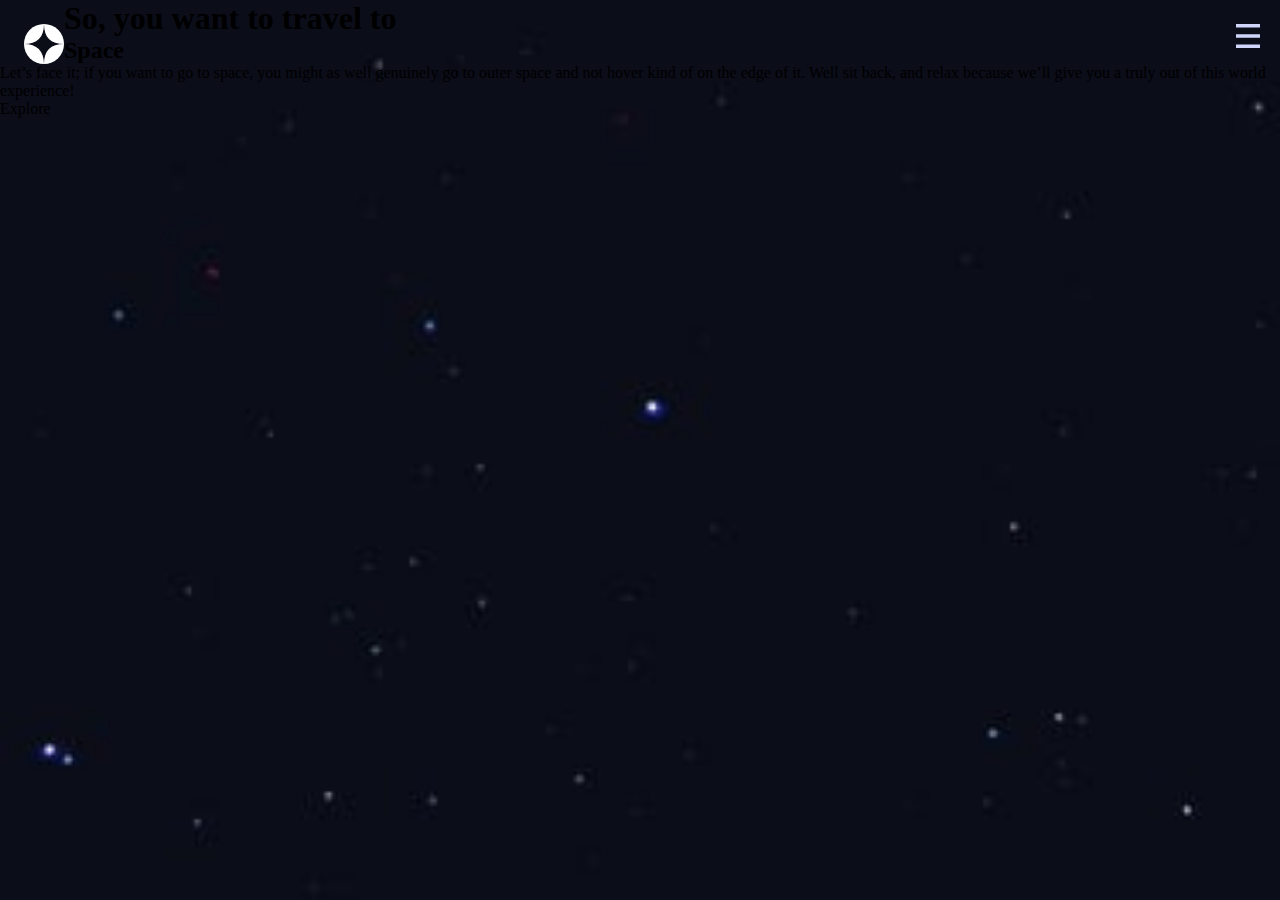
<file: index.html>
<!DOCTYPE html>
<html lang="en">
<head>
    <meta charset="UTF-8">
    <meta http-equiv="X-UA-Compatible" content="IE=edge">
    <meta name="viewport" content="width=device-width, initial-scale=1.0">
    <title>Document</title>
    <link rel="stylesheet" href="styles.css">
</head>
<body>
    <header class="header">
        <img class="logo" src="./assets/shared/logo.svg" alt="" id="logo">
        <div class="sidnav">
            <img class="menu"src="./assets/shared/icon-hamburger.svg" alt="" id="menu">
            <nav class="navbar" id="navbar">
                <ul>
                    <li>00 Home</li>
                    <li>01 Destination</li>
                    <li>02 Crew</li>
                    <li>03 Technology</li>
                </ul>
            </nav>
        </div>
    </header>
    <main>
        <h1> So, you want to travel to</h1>
        <h2>Space</h2>
        <p>
            Let’s face it; if you want to go to space, you might as well genuinely go to 
            outer space and not hover kind of on the edge of it. Well sit back, and relax 
            because we’ll give you a truly out of this world experience!
        </p>
        <section>
            <div>
                <span>Explore</span>
            </div>
        </section>
    </main>
    
    <script src="index.js"></script>
</body>
</html>
</file>
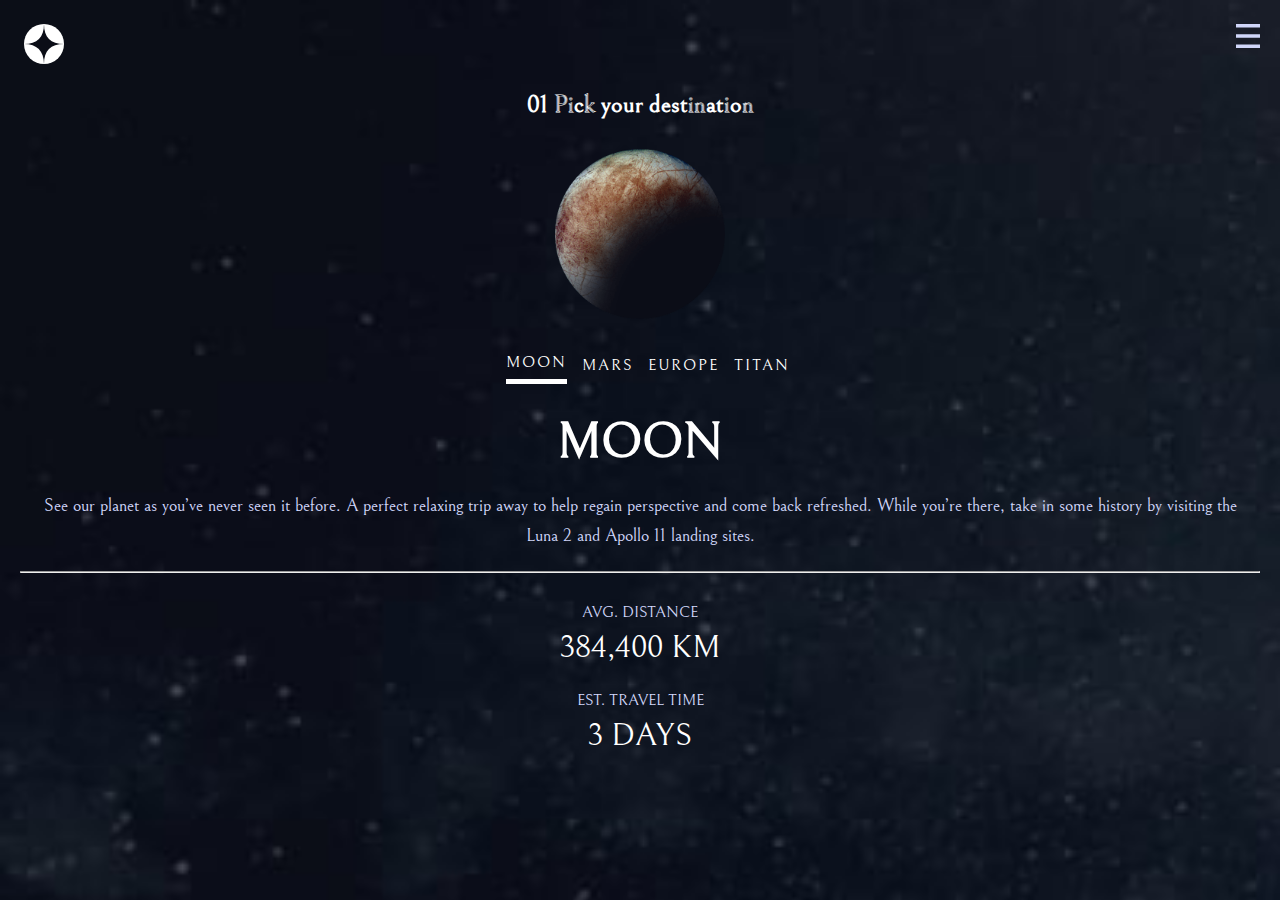
<file: destination.html>
<!DOCTYPE html>
<html lang="en">
<head>
    <meta charset="UTF-8">
    <meta http-equiv="X-UA-Compatible" content="IE=edge">
    <meta name="viewport" content="width=device-width, initial-scale=1.0">
    <title>Document</title>
    <link rel="stylesheet" href="destination.css">
</head>
<body>
    <header class="header">
        <img class="logo" src="./assets/shared/logo.svg" alt="" id="logo">
        <div class="sidnav">
            <img class="menu"src="./assets/shared/icon-hamburger.svg" alt="" id="menu">
            <nav class="navbar" id="navbar">
                <ul>
                    <li>00 Home</li>
                    <li>01 Destination</li>
                    <li>02 Crew</li>
                    <li>03 Technology</li>
                </ul>
            </nav>
        </div>
    </header>
    <main>
        <h1 class="title">01 Pick your destination</h1>
        <figure>
            <img class="destination-image" src="./assets/destination/image-europa.png" alt="">
        </figure>
        <section class="section-destinations-link" >
            <a class="destination-item active" href="#">Moon</a>
            <a class="destination-item" href="#">Mars</a>
            <a class="destination-item" href="#">Europe</a>
            <a class="destination-item" href="#">titan</a>
        </section>
        <section class="destination">
            <h1 class="destination-title">Moon</h1>
            <p class="destination-description">
                See our planet as you’ve never seen it before. A perfect relaxing trip away to help 
                regain perspective and come back refreshed. While you’re there, take in some history 
                by visiting the Luna 2 and Apollo 11 landing sites.
            </p>
        </section>
        <hr>
        <section class="section-distance">
            <h1>Avg. distance</h1>
            <p>384,400 km</p>
            <h2>Est. travel time</h2>
            <p>3 days</p>
        </section>
    </main>
    
    <script src="index.js"></script>
</body>
</html>
</file>
<file: styles.css>
*, ::after, ::before {
    box-sizing: border-box;
    margin: 0;
    padding: 0;
}

body{
    height: 100vh;
    background-image: url("./assets/home/background-home-mobile.jpg");
    background-repeat: no-repeat;
    background-size: cover;
}

.header{
   padding-left: 24px;
}

.logo{
    float: left;
    width: 40px;
    height: 40px;
    margin-top: 24px;
}

.sidnav{
    float: right;
    display: flex;
    flex-direction: column;
}

.menu{
    height: 24px;
    width: 24px;
    margin-top: 24px;
    margin-right: 20px;
    z-index: 1;
}

.navbar{
    position: fixed;
    width: 254px;
    height: 100vh;
    color: #fff;
    backdrop-filter: blur(30px);
    right: -255px;
    transition: right 0.5s ease-in-out;
}

.navbar ul{
    list-style: none;
    padding-top: 100px;
    padding-left: 25px;
}

.navbar ul li{
    text-transform: uppercase;
    font-size: 17px;
    padding: 10px;
}

.navbar.active{
    position: fixed;
    width: 254px;
    height: 100vh;
    color: #fff;
    backdrop-filter: blur(30px);
    right: 0px;
}
</file>
<file: destination.css>
@import url('https://fonts.googleapis.com/css2?family=Bellefair&display=swap');
*, ::after, ::before {
    box-sizing: border-box;
    margin: 0;
    padding: 0;
}

body{
    height: 100vh;
    background-image: url("./assets/destination/background-destination-mobile.jpg");
    background-repeat: no-repeat;
    background-size: cover;
    font-family: 'Bellefair', serif;
}
a{
    text-decoration: none;
}
.header{
   padding-left: 24px;
}

.logo{
    float: left;
    width: 40px;
    height: 40px;
    margin-top: 24px;
}

.sidnav{
    float: right;
    display: flex;
    flex-direction: column;
}

.menu{
    height: 24px;
    width: 24px;
    margin-top: 24px;
    margin-right: 20px;
    z-index: 9;
}

.navbar{
    position: fixed;
    width: 254px;
    height: 100vh;
    color: #fff;
    backdrop-filter: blur(30px);
    right: -255px;
    transition: right 0.5s ease-in-out;
}

.navbar ul{
    list-style: none;
    padding-top: 100px;
    padding-left: 25px;
    backdrop-filter: blur(30px);
}

.navbar ul li{
    text-transform: uppercase;
    font-size: 17px;
    padding: 10px;
    backdrop-filter: blur(30px);
}

.navbar.active{
    position: fixed;
    width: 254px;
    height: 100vh;
    color: #fff;
    backdrop-filter: blur(30px);
    right: 0px;
    z-index: 1;
}
/* */
main{
    position: absolute;
    top: 10%;
    text-align: center;
    padding-left: 20px;
    padding-right: 20px;
    color: #fff;
}

.title{
    font-size: 25px;
}

.destination-image{
    width: 170px;
    height: 170px;
    margin: 30px 0px;
}

.section-destinations-link{
    display: flex;
    align-items: center;
    justify-content: center;
    margin-bottom: 30px;
    font-size: 16px;
    text-transform: uppercase;
}

.destination-item{
    margin-left: 15px;
    padding-bottom: 8px;
    color: #fff;
    letter-spacing: 2px;
    font-weight: 100;
}


.destination-item.active{
    border-bottom: 5px solid #fff;
}


.destination-title{
    font-size: 50px;
    text-transform: uppercase;
}

.destination-description{
    font-size: 18px;
    padding: 20px;
    line-height: 30px;
    color: rgb(208, 214, 249)
}

.section-distance{
    margin-top: 30px;
    text-transform: uppercase;
}

.section-distance > h1{
    font-size: 1em;
    font-weight: 100;
    color: rgb(208, 214, 249)
}

.section-distance > h2{
    font-size: 1em;
    font-weight: 100;
    color: rgb(208, 214, 249)
}
.section-distance > p{
    padding-top: 8px;
   margin-bottom: 25px;
    font-size: 2em;
}
</file>
